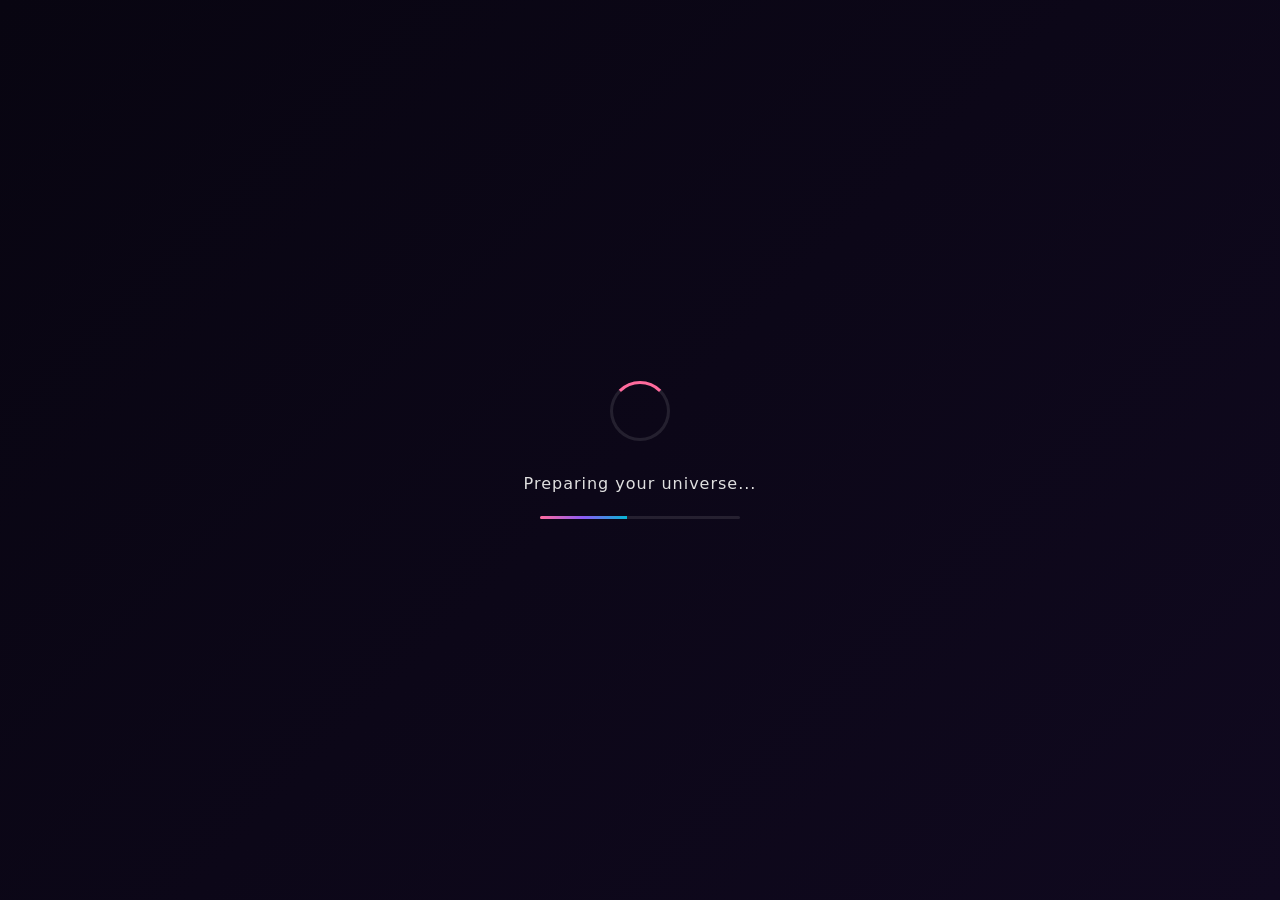
<file: index.html>
<!DOCTYPE html>
<html lang="en">
<head>
    <meta charset="UTF-8">
    <meta name="viewport" content="width=device-width, initial-scale=1.0">
    <meta name="description" content="Delicate Universe - A premium interactive birthday experience">
    <meta name="theme-color" content="#080511">
    <title>Delicate Universe ❤️</title>
    <link rel="stylesheet" href="style.css">
</head>
<body>

    <!-- Loading Screen -->
    <div id="loadingScreen" class="loading-screen">
        <div class="loading-container">
            <div class="loading-spinner"></div>
            <p class="loading-text">Preparing your universe...</p>
            <div class="loading-progress-bar">
                <div id="loadingProgress" class="loading-progress-fill"></div>
            </div>
        </div>
    </div>

    <!-- Background Effects -->
    <div id="backgroundEffects" class="background-effects">
        <div class="aurora"></div>
        <div class="stars-container"></div>
        <div class="particles-container"></div>
    </div>

    <!-- Music Controls -->
    <div class="music-controls">
        <button id="musicToggle" type="button" class="music-btn" aria-label="Toggle music">
            <span class="music-icon">🎵</span>
        </button>
        <input id="musicVolume" type="range" min="0" max="100" value="50" class="volume-slider" aria-label="Music volume">
    </div>

    <!-- Page Progress -->
    <div id="pageProgress" class="page-progress">
        <div id="progressBar" class="progress-bar"></div>
        <div id="pageCounter" class="page-counter">
            <span class="current">1</span> / <span class="total">12</span>
        </div>
    </div>

    <!-- Main Experience Container -->
    <main class="experience-container">

        <!-- PAGE 1: Welcome / Personalization -->
        <div class="experience-page" data-page="1">
            <div class="page-content">
                <div class="welcome-header">
                    <h1 class="welcome-title">Delicate Universe</h1>
                    <p class="welcome-subtitle">Some experiences are meant to be opened slowly.</p>
                </div>

                <div class="name-selection-card">
                    <p class="name-selection-label">Who is this for?</p>
                    <div class="name-options">
                        <button type="button" class="name-option" data-name="Delicate">Delicate ✨</button>
                        <button type="button" class="name-option" data-name="Beautiful">Beautiful 💫</button>
                        <button type="button" class="name-option" data-name="Sunshine">Sunshine 🌟</button>
                        <button type="button" class="name-option" data-name="Special">Special 💝</button>
                    </div>
                    <div id="selectedNamePreview" class="selected-name-preview"></div>
                </div>

                <div class="custom-name-input-container">
                    <input type="text" id="customNameInput" class="custom-name-input" placeholder="Or enter a custom name..." maxlength="30">
                    <button type="button" id="useCustomNameBtn" class="custom-name-btn">Use This Name</button>
                </div>

                <button id="openSurpriseBtn" type="button" class="action-button primary-button" data-next="2">
                    Open Your Surprise ✨
                </button>

                <div class="welcome-footer">
                    <p class="footer-text">Or visit <a href="studio.html" class="footer-link">Studio</a> to customize</p>
                </div>
            </div>
        </div>

        <!-- PAGE 2: Name Reveal -->
        <div class="experience-page" data-page="2">
            <div class="page-content">
                <div class="name-reveal-container">
                    <p class="name-reveal-prefix">Welcome</p>
                    <div class="name-reveal-box">
                        <h2 id="revealName" class="reveal-name-text">
                            <span data-recipient-name>Beautiful</span>
                        </h2>
                    </div>
                    <p class="name-reveal-suffix">Your universe awaits ❤️</p>
                </div>

                <button type="button" class="action-button primary-button" data-next="3">
                    Continue ✨
                </button>
            </div>
        </div>

        <!-- PAGE 3: Birthday Hero -->
        <div class="experience-page" data-page="3">
            <div class="page-content">
                <div class="hero-section">
                    <div class="hero-trophy">🎂</div>
                    <h1 class="hero-title">Happy Birthday</h1>
                    <h2 class="hero-recipient">
                        <span data-recipient-name>Beautiful</span>
                    </h2>
                    <p class="hero-subtitle">A celebration of you, your light, and your beautiful presence in this universe.</p>
                </div>

                <button type="button" class="action-button primary-button" data-next="4">
                    Next ✨
                </button>
            </div>
        </div>

        <!-- PAGE 4: Birthday Message -->
        <div class="experience-page" data-page="4">
            <div class="page-content">
                <div class="message-card">
                    <h3 class="message-title">A Message For You</h3>
                    <div class="message-body">
                        <p data-birthday-message class="studio-birthday-message">
                            May this new year of your life bring you countless moments worth remembering, dreams worth chasing, and a heart full of joy. You deserve all the beautiful things this world has to offer.
                        </p>
                    </div>
                </div>

                <button type="button" class="action-button primary-button" data-next="5">
                    Next ✨
                </button>
            </div>
        </div>

        <!-- PAGE 5: Wish Cards -->
        <div class="experience-page" data-page="5">
            <div class="page-content">
                <h2 class="section-title">Wishes For You</h2>
                <p class="section-subtitle">Click each card to reveal a wish</p>

                <div class="wishes-grid">
                    <div class="wish-card" data-wish-card="0">
                        <div class="wish-card-inner">
                            <div class="wish-card-front">
                                <div class="wish-icon">💫</div>
                                <strong>Happiness</strong>
                                <small>Click to reveal</small>
                            </div>
                            <div class="wish-card-back">
                                <strong>May your days be filled with genuine laughter and pure joy.</strong>
                                <span>Wish Card</span>
                            </div>
                        </div>
                    </div>

                    <div class="wish-card" data-wish-card="1">
                        <div class="wish-card-inner">
                            <div class="wish-card-front">
                                <div class="wish-icon">🎯</div>
                                <strong>Success</strong>
                                <small>Click to reveal</small>
                            </div>
                            <div class="wish-card-back">
                                <strong>May every goal you chase become a victory you celebrate.</strong>
                                <span>Wish Card</span>
                            </div>
                        </div>
                    </div>

                    <div class="wish-card" data-wish-card="2">
                        <div class="wish-card-inner">
                            <div class="wish-card-front">
                                <div class="wish-icon">✨</div>
                                <strong>Dreams</strong>
                                <small>Click to reveal</small>
                            </div>
                            <div class="wish-card-back">
                                <strong>May your wildest dreams find their way into reality.</strong>
                                <span>Wish Card</span>
                            </div>
                        </div>
                    </div>

                    <div class="wish-card" data-wish-card="3">
                        <div class="wish-card-inner">
                            <div class="wish-card-front">
                                <div class="wish-icon">💝</div>
                                <strong>Memories</strong>
                                <small>Click to reveal</small>
                            </div>
                            <div class="wish-card-back">
                                <strong>May you create beautiful memories that last a lifetime.</strong>
                                <span>Wish Card</span>
                            </div>
                        </div>
                    </div>
                </div>

                <button type="button" class="action-button primary-button" data-next="6">
                    Next ✨
                </button>
            </div>
        </div>

        <!-- PAGE 6: Memory Gallery -->
        <div class="experience-page" data-page="6">
            <div class="page-content">
                <h2 class="section-title">Your Memories</h2>
                <p class="section-subtitle">Moments that matter</p>

                <div class="gallery-grid">
                    <div class="memory-item" data-gallery-index="0">
                        <div class="memory-placeholder">
                            <div class="memory-number">01</div>
                            <p class="memory-placeholder-title">First Moment</p>
                            <p class="memory-placeholder-description">A cherished beginning</p>
                        </div>
                    </div>

                    <div class="memory-item" data-gallery-index="1">
                        <div class="memory-placeholder">
                            <div class="memory-number">02</div>
                            <p class="memory-placeholder-title">Special Times</p>
                            <p class="memory-placeholder-description">Unforgettable moments</p>
                        </div>
                    </div>

                    <div class="memory-item" data-gallery-index="2">
                        <div class="memory-placeholder">
                            <div class="memory-number">03</div>
                            <p class="memory-placeholder-title">Beautiful Days</p>
                            <p class="memory-placeholder-description">Shared joy and laughter</p>
                        </div>
                    </div>

                    <div class="memory-item" data-gallery-index="3">
                        <div class="memory-placeholder">
                            <div class="memory-number">04</div>
                            <p class="memory-placeholder-title">Precious Times</p>
                            <p class="memory-placeholder-description">Moments to treasure</p>
                        </div>
                    </div>

                    <div class="memory-item" data-gallery-index="4">
                        <div class="memory-placeholder">
                            <div class="memory-number">05</div>
                            <p class="memory-placeholder-title">Happy Memories</p>
                            <p class="memory-placeholder-description">Worth remembering forever</p>
                        </div>
                    </div>

                    <div class="memory-item" data-gallery-index="5">
                        <div class="memory-placeholder">
                            <div class="memory-number">06</div>
                            <p class="memory-placeholder-title">Next Chapter</p>
                            <p class="memory-placeholder-description">Bright future ahead</p>
                        </div>
                    </div>
                </div>

                <button type="button" class="action-button primary-button" data-next="7">
                    Next ✨
                </button>
            </div>
        </div>

        <!-- PAGE 7: Birthday Cake -->
        <div class="experience-page" data-page="7">
            <div class="page-content">
                <h2 class="section-title">Make A Wish</h2>

                <div class="cake-container">
                    <div id="birthdayCake" class="birthday-cake">
                        <!-- Cake layers -->
                        <div class="cake-layer bottom-layer"></div>
                        <div class="cake-layer middle-layer"></div>
                        <div class="cake-layer top-layer"></div>

                        <!-- Candles -->
                        <div class="candles-container">
                            <div class="candle" data-candle="0">
                                <div class="candle-body"></div>
                                <div class="flame"></div>
                            </div>
                            <div class="candle" data-candle="1">
                                <div class="candle-body"></div>
                                <div class="flame"></div>
                            </div>
                            <div class="candle" data-candle="2">
                                <div class="candle-body"></div>
                                <div class="flame"></div>
                            </div>
                        </div>
                    </div>
                </div>

                <p id="candleInstruction" class="candle-instruction">Click the candles or the cake to celebrate</p>

                <button id="cakeCelebrateBtn" type="button" class="action-button primary-button">
                    🎉 Celebrate
                </button>
            </div>
        </div>

        <!-- PAGE 8: Birthday Wish Reveal -->
        <div class="experience-page" data-page="8">
            <div class="page-content">
                <div class="wish-reveal-container">
                    <div id="birthdayWishReveal" class="wish-reveal-box">
                        <h2 class="wish-reveal-title">Your Birthday Wish</h2>
                        <p class="wish-reveal-text">
                            May every candle you blew bring you one step closer to your dreams. You are worthy of every good thing coming your way.
                        </p>
                        <div id="birthdayEffects" class="birthday-effects"></div>
                    </div>
                </div>

                <button type="button" class="action-button primary-button" data-next="9">
                    Next ✨
                </button>
            </div>
        </div>

        <!-- PAGE 9: Feeling / Appreciation -->
        <div class="experience-page" data-page="9">
            <div class="page-content">
                <div id="feelingReveal" class="feeling-container">
                    <h2 class="feeling-title">A Thought</h2>
                    <p class="feeling-text">
                        Some people simply make ordinary moments feel a little brighter, ordinary days feel a little warmer, and ordinary conversations feel a little more meaningful. You are one of those people.
                    </p>
                </div>

                <button type="button" class="action-button primary-button" data-next="10">
                    Next ✨
                </button>
            </div>
        </div>

        <!-- PAGE 10: Future Wish -->
        <div class="experience-page" data-page="10">
            <div class="page-content">
                <div class="future-wish-container">
                    <div class="cosmic-background">
                        <div class="orbiting-element"></div>
                    </div>
                    <h2 class="future-wish-title">A Hope For Tomorrow</h2>
                    <p data-future-wish class="future-wish-text studio-future-wish">
                        May the days ahead open doors to things you have always hoped for. May your path be filled with unexpected joy and discoveries that take your breath away.
                    </p>
                </div>

                <button type="button" class="action-button primary-button" data-next="11">
                    Next ✨
                </button>
            </div>
        </div>

        <!-- PAGE 11: Closing Message -->
        <div class="experience-page" data-page="11">
            <div class="page-content">
                <div class="closing-container">
                    <div class="closing-stars"></div>
                    <h2 class="closing-title">A Final Word</h2>
                    <p data-closing-message class="closing-text studio-closing-message">
                        Thank you for being exactly who you are. The world is brighter because you are in it. Here's to your most beautiful year yet. Happy Birthday. 🎂✨
                    </p>
                </div>

                <button type="button" class="action-button primary-button" data-next="12">
                    Next ✨
                </button>
            </div>
        </div>

        <!-- PAGE 12: Final Celebration / Replay -->
        <div class="experience-page" data-page="12">
            <div class="page-content">
                <div class="final-celebration">
                    <h1 class="final-title">Until the next beautiful moment ✨</h1>
                    <p class="final-subtitle">Thank you for experiencing this universe with us.</p>

                    <div class="final-buttons">
                        <button id="replayExperienceBtn" type="button" class="action-button primary-button">
                            Experience Again 🔄
                        </button>
                        <button id="backToBeginningBtn" type="button" class="action-button secondary-button">
                            Back to Start
                        </button>
                    </div>

                    <p class="final-footer">
                        <a href="studio.html" class="footer-link">Customize this experience</a>
                    </p>
                </div>
            </div>
        </div>

    </main>

    <!-- Hidden audio element for music -->
    <audio id="backgroundMusic" preload="none">
        <source src="birthday-music.mp3" type="audio/mpeg">
    </audio>

    <script src="script.js"></script>

</body>
</html>
</file>
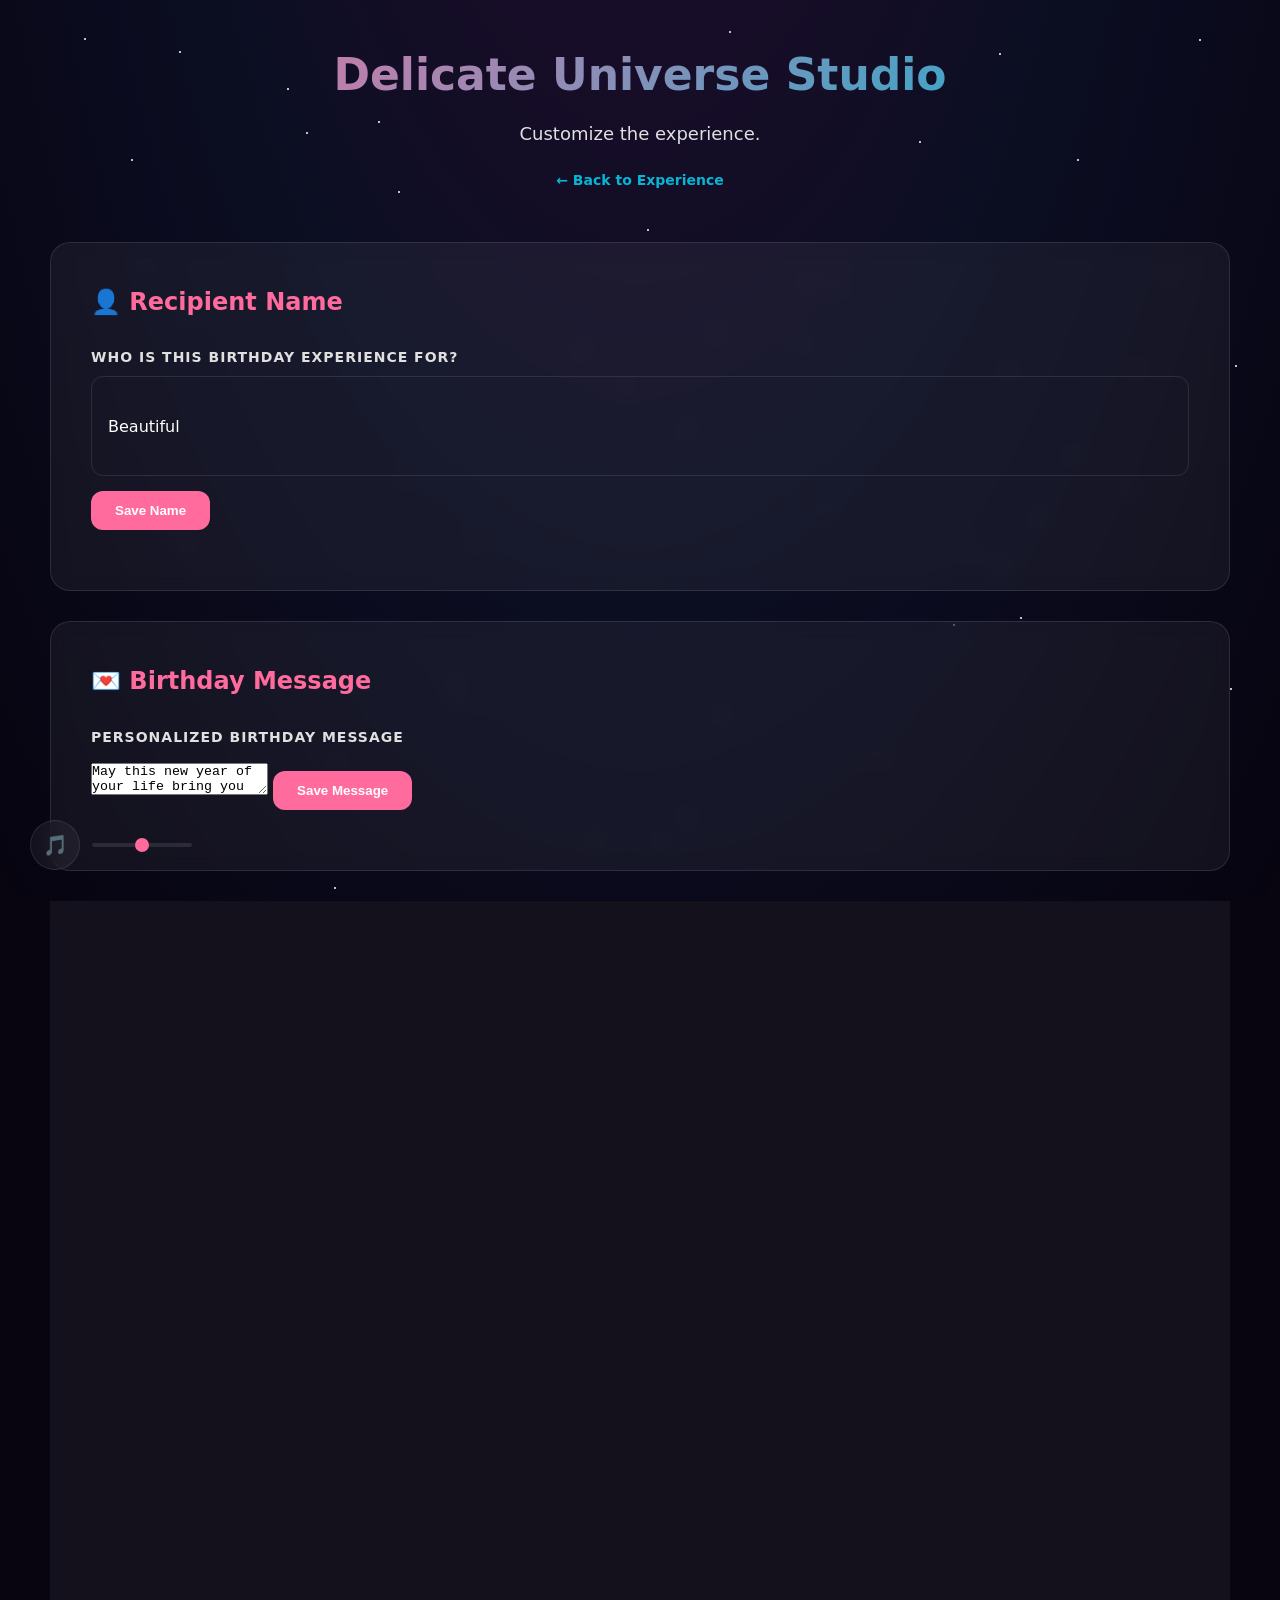
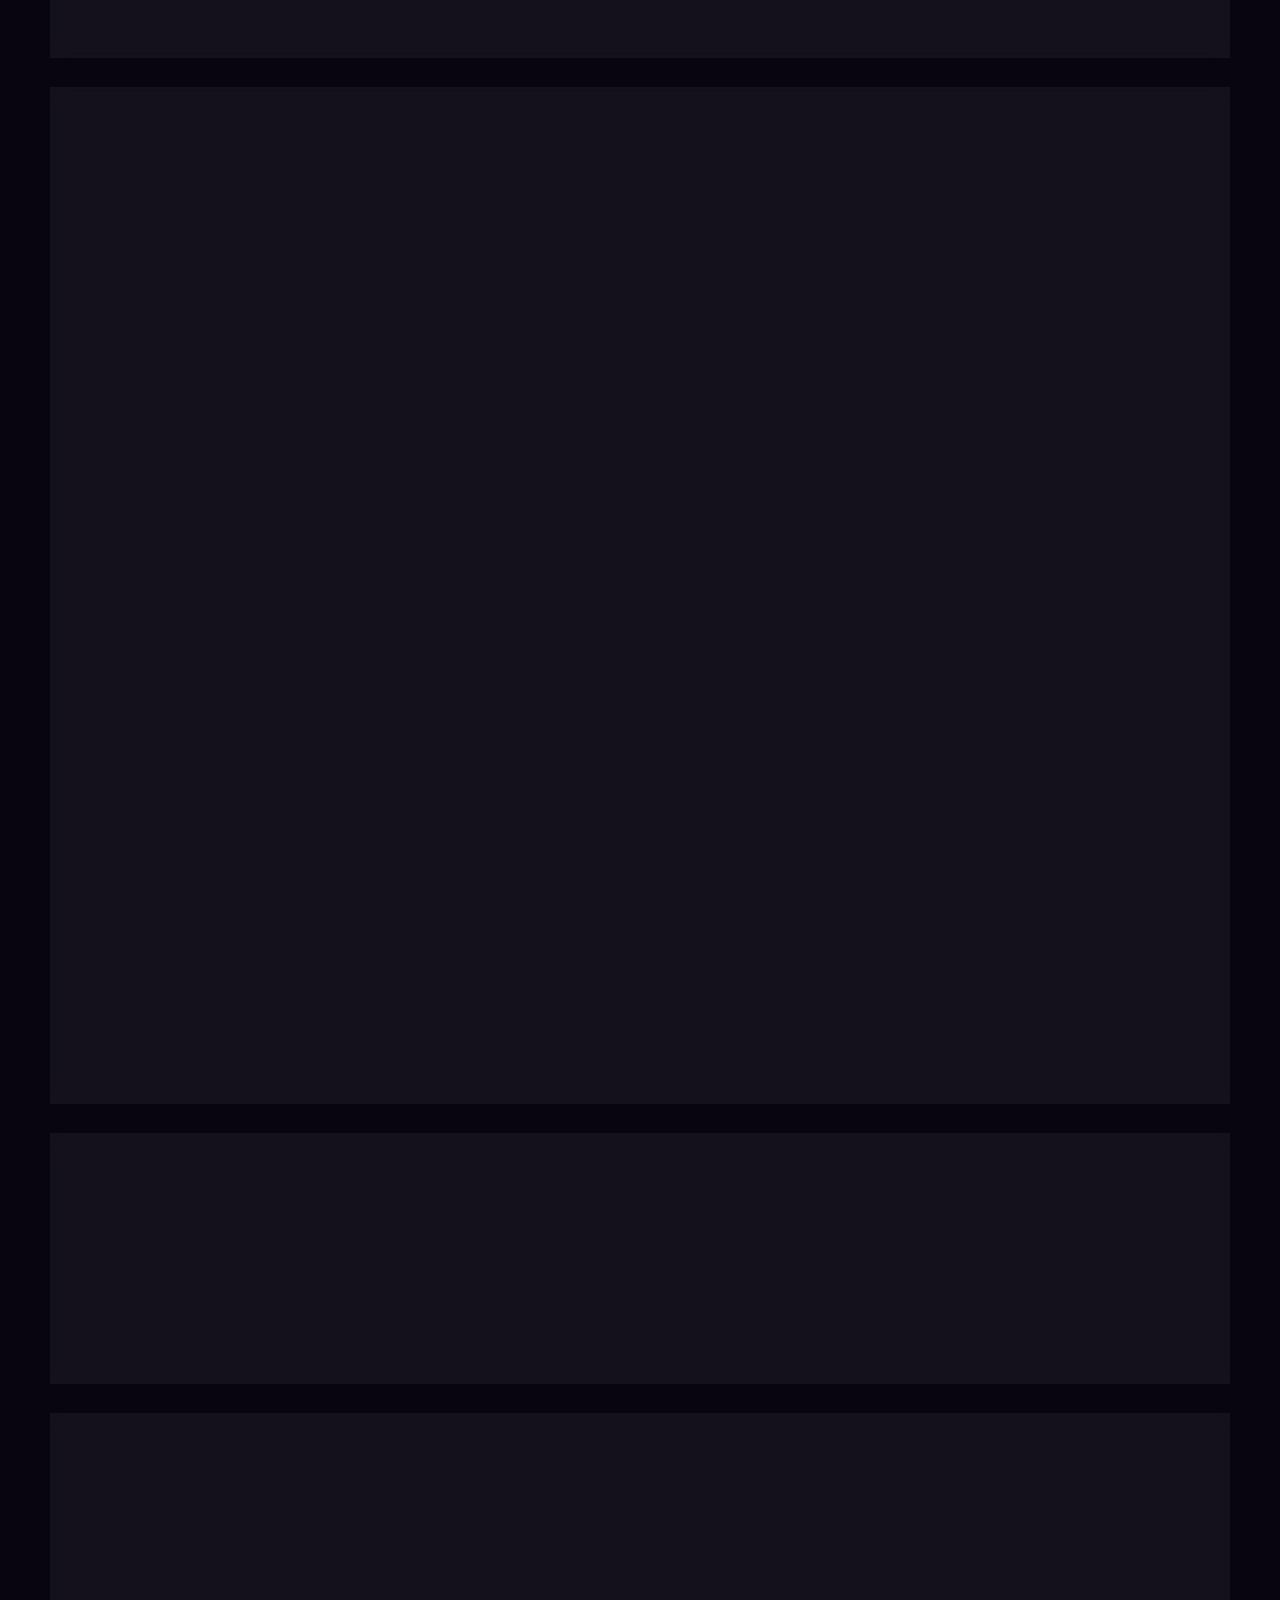
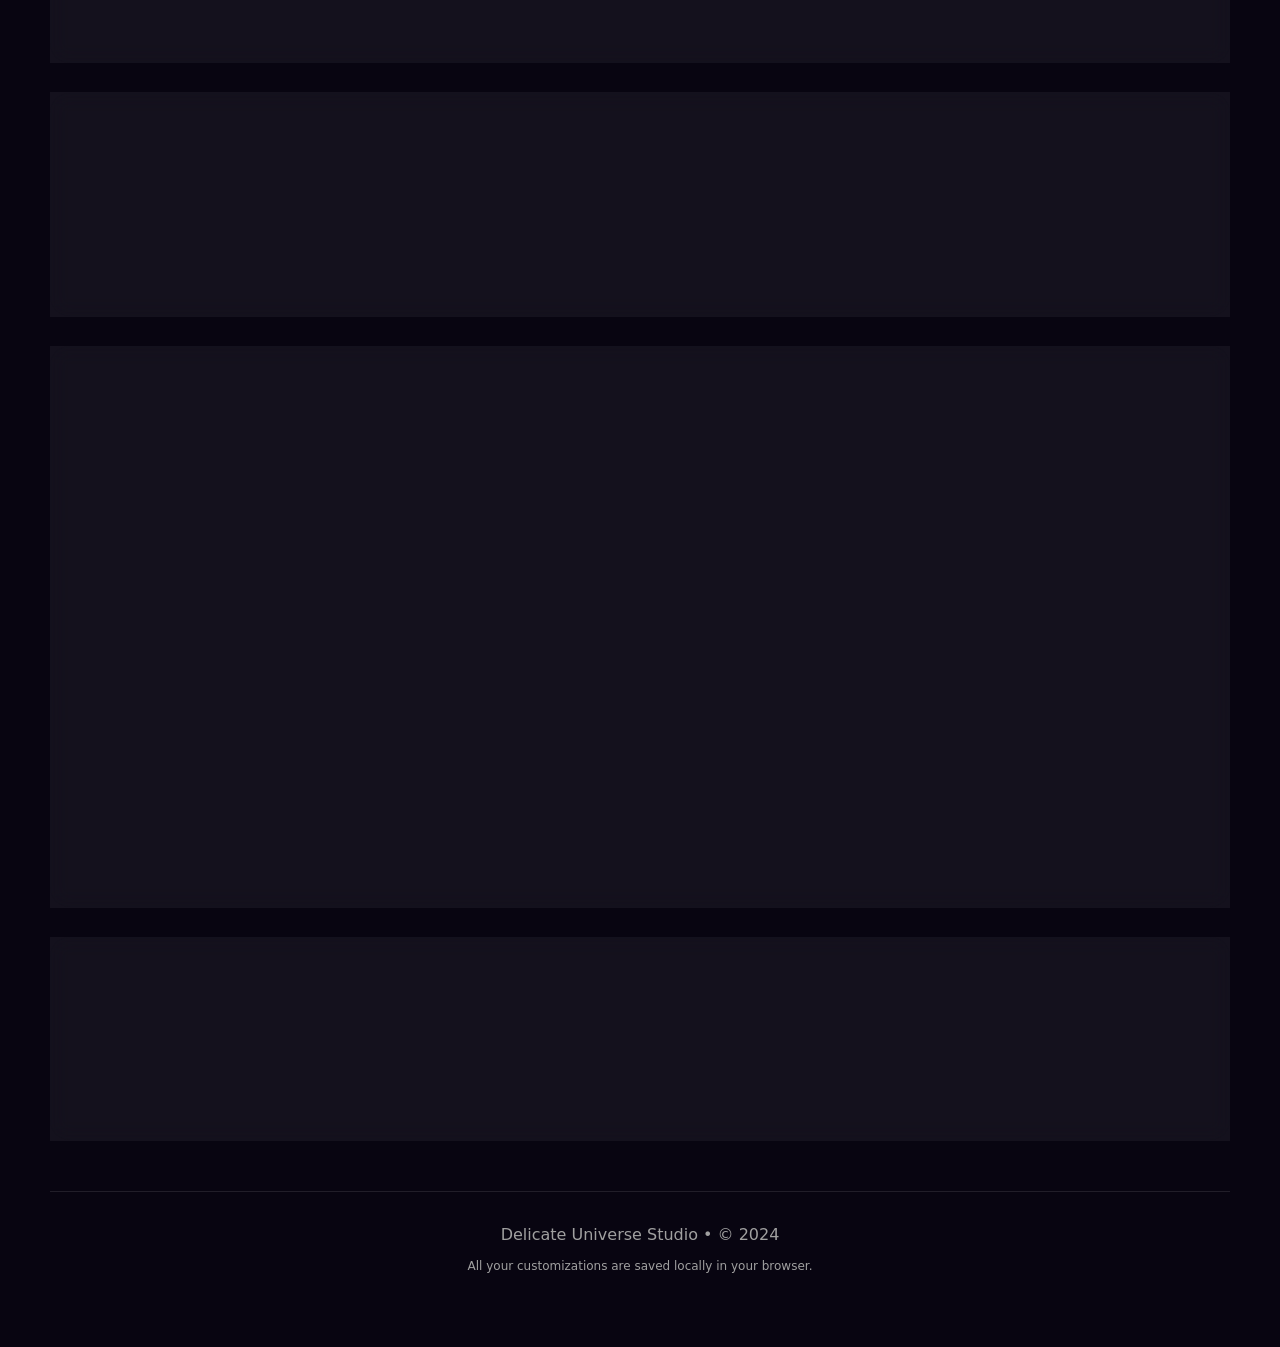
<file: Studio.html>
<!DOCTYPE html>
<html lang="en">
<head>
    <meta charset="UTF-8">
    <meta name="viewport" content="width=device-width, initial-scale=1.0">
    <meta name="description" content="Delicate Universe Studio - Customize your birthday experience">
    <meta name="theme-color" content="#080511">
    <title>Delicate Universe Studio</title>
    <link rel="stylesheet" href="style.css">
</head>
<body>

    <!-- Background Effects -->
    <div id="backgroundEffects" class="background-effects">
        <div class="aurora"></div>
        <div class="stars-container"></div>
        <div class="particles-container"></div>
    </div>

    <!-- Music Controls -->
    <div class="music-controls">
        <button id="musicToggle" type="button" class="music-btn" aria-label="Toggle music">
            <span class="music-icon">🎵</span>
        </button>
        <input id="musicVolume" type="range" min="0" max="100" value="50" class="volume-slider" aria-label="Music volume">
    </div>

    <!-- Main Studio Container -->
    <div class="studio-container">

        <!-- Header -->
        <div class="studio-header">
            <h1 class="studio-title">Delicate Universe Studio</h1>
            <p class="studio-subtitle">Customize the experience.</p>
            <p class="footer-text" style="margin-top: 20px;">
                <a href="index.html" class="footer-link">← Back to Experience</a>
            </p>
        </div>

        <!-- Studio Content -->
        <div class="studio-content">

            <!-- RECIPIENT NAME SECTION -->
            <div class="studio-section">
                <h2 class="studio-section-title">👤 Recipient Name</h2>
                <div class="studio-field">
                    <label class="studio-label">Who is this birthday experience for?</label>
                    <input type="text" id="recipientNameInput" class="studio-input" placeholder="Enter recipient name">
                    <button type="button" class="studio-action-btn" onclick="updateRecipientName()">Save Name</button>
                </div>
            </div>

            <!-- BIRTHDAY MESSAGE SECTION -->
            <div class="studio-section">
                <h2 class="studio-section-title">💌 Birthday Message</h2>
                <div class="studio-field">
                    <label class="studio-label">Personalized birthday message</label>
                    <textarea class="studio-birthday-message" id="birthdayMessageInput" placeholder="Enter a warm birthday message"></textarea>
                    <button type="button" class="studio-action-btn" onclick="updateBirthdayMessage()">Save Message</button>
                </div>
            </div>

            <!-- WISHES SECTION -->
            <div class="studio-section">
                <h2 class="studio-section-title">✨ Wish Cards</h2>
                <p class="section-subtitle">Customize the 4 wish cards</p>
                
                <div class="studio-grid">
                    <!-- Wish 1 -->
                    <div class="studio-field">
                        <label class="studio-label">Wish 1 - Icon</label>
                        <input type="text" id="wish0Icon" class="studio-input" placeholder="e.g., 💫" maxlength="2">
                    </div>
                    <div class="studio-field">
                        <label class="studio-label">Wish 1 - Title</label>
                        <input type="text" id="wish0Title" class="studio-input" placeholder="e.g., Happiness">
                    </div>
                    <div class="studio-field">
                        <label class="studio-label">Wish 1 - Message</label>
                        <input type="text" id="wish0Back" class="studio-input" placeholder="Wish text">
                    </div>

                    <!-- Wish 2 -->
                    <div class="studio-field">
                        <label class="studio-label">Wish 2 - Icon</label>
                        <input type="text" id="wish1Icon" class="studio-input" placeholder="e.g., 🎯" maxlength="2">
                    </div>
                    <div class="studio-field">
                        <label class="studio-label">Wish 2 - Title</label>
                        <input type="text" id="wish1Title" class="studio-input" placeholder="e.g., Success">
                    </div>
                    <div class="studio-field">
                        <label class="studio-label">Wish 2 - Message</label>
                        <input type="text" id="wish1Back" class="studio-input" placeholder="Wish text">
                    </div>

                    <!-- Wish 3 -->
                    <div class="studio-field">
                        <label class="studio-label">Wish 3 - Icon</label>
                        <input type="text" id="wish2Icon" class="studio-input" placeholder="e.g., ✨" maxlength="2">
                    </div>
                    <div class="studio-field">
                        <label class="studio-label">Wish 3 - Title</label>
                        <input type="text" id="wish2Title" class="studio-input" placeholder="e.g., Dreams">
                    </div>
                    <div class="studio-field">
                        <label class="studio-label">Wish 3 - Message</label>
                        <input type="text" id="wish2Back" class="studio-input" placeholder="Wish text">
                    </div>

                    <!-- Wish 4 -->
                    <div class="studio-field">
                        <label class="studio-label">Wish 4 - Icon</label>
                        <input type="text" id="wish3Icon" class="studio-input" placeholder="e.g., 💝" maxlength="2">
                    </div>
                    <div class="studio-field">
                        <label class="studio-label">Wish 4 - Title</label>
                        <input type="text" id="wish3Title" class="studio-input" placeholder="e.g., Memories">
                    </div>
                    <div class="studio-field">
                        <label class="studio-label">Wish 4 - Message</label>
                        <input type="text" id="wish3Back" class="studio-input" placeholder="Wish text">
                    </div>
                </div>

                <button type="button" class="studio-action-btn" onclick="updateWishes()">Save Wishes</button>
            </div>

            <!-- MEMORIES SECTION -->
            <div class="studio-section">
                <h2 class="studio-section-title">🖼️ Memory Gallery</h2>
                <p class="section-subtitle">6 memory slots (titles, descriptions, and optional images)</p>
                
                <div class="studio-grid">
                    <!-- Memory 1 -->
                    <div class="studio-field">
                        <label class="studio-label">Memory 1 - Title</label>
                        <input type="text" id="memory0Title" class="studio-input" placeholder="e.g., First Moment">
                    </div>
                    <div class="studio-field">
                        <label class="studio-label">Memory 1 - Description</label>
                        <input type="text" id="memory0Desc" class="studio-input" placeholder="Brief description">
                    </div>
                    <div class="studio-field">
                        <label class="studio-label">Memory 1 - Image URL</label>
                        <input type="text" id="memory0Image" class="studio-input" placeholder="https://...">
                    </div>

                    <!-- Memory 2 -->
                    <div class="studio-field">
                        <label class="studio-label">Memory 2 - Title</label>
                        <input type="text" id="memory1Title" class="studio-input" placeholder="e.g., Special Times">
                    </div>
                    <div class="studio-field">
                        <label class="studio-label">Memory 2 - Description</label>
                        <input type="text" id="memory1Desc" class="studio-input" placeholder="Brief description">
                    </div>
                    <div class="studio-field">
                        <label class="studio-label">Memory 2 - Image URL</label>
                        <input type="text" id="memory1Image" class="studio-input" placeholder="https://...">
                    </div>

                    <!-- Memory 3 -->
                    <div class="studio-field">
                        <label class="studio-label">Memory 3 - Title</label>
                        <input type="text" id="memory2Title" class="studio-input" placeholder="e.g., Beautiful Days">
                    </div>
                    <div class="studio-field">
                        <label class="studio-label">Memory 3 - Description</label>
                        <input type="text" id="memory2Desc" class="studio-input" placeholder="Brief description">
                    </div>
                    <div class="studio-field">
                        <label class="studio-label">Memory 3 - Image URL</label>
                        <input type="text" id="memory2Image" class="studio-input" placeholder="https://...">
                    </div>

                    <!-- Memory 4 -->
                    <div class="studio-field">
                        <label class="studio-label">Memory 4 - Title</label>
                        <input type="text" id="memory3Title" class="studio-input" placeholder="e.g., Precious Times">
                    </div>
                    <div class="studio-field">
                        <label class="studio-label">Memory 4 - Description</label>
                        <input type="text" id="memory3Desc" class="studio-input" placeholder="Brief description">
                    </div>
                    <div class="studio-field">
                        <label class="studio-label">Memory 4 - Image URL</label>
                        <input type="text" id="memory3Image" class="studio-input" placeholder="https://...">
                    </div>

                    <!-- Memory 5 -->
                    <div class="studio-field">
                        <label class="studio-label">Memory 5 - Title</label>
                        <input type="text" id="memory4Title" class="studio-input" placeholder="e.g., Happy Memories">
                    </div>
                    <div class="studio-field">
                        <label class="studio-label">Memory 5 - Description</label>
                        <input type="text" id="memory4Desc" class="studio-input" placeholder="Brief description">
                    </div>
                    <div class="studio-field">
                        <label class="studio-label">Memory 5 - Image URL</label>
                        <input type="text" id="memory4Image" class="studio-input" placeholder="https://...">
                    </div>

                    <!-- Memory 6 -->
                    <div class="studio-field">
                        <label class="studio-label">Memory 6 - Title</label>
                        <input type="text" id="memory5Title" class="studio-input" placeholder="e.g., Next Chapter">
                    </div>
                    <div class="studio-field">
                        <label class="studio-label">Memory 6 - Description</label>
                        <input type="text" id="memory5Desc" class="studio-input" placeholder="Brief description">
                    </div>
                    <div class="studio-field">
                        <label class="studio-label">Memory 6 - Image URL</label>
                        <input type="text" id="memory5Image" class="studio-input" placeholder="https://...">
                    </div>
                </div>

                <button type="button" class="studio-action-btn" onclick="updateMemories()">Save Memories</button>
            </div>

            <!-- FUTURE WISH SECTION -->
            <div class="studio-section">
                <h2 class="studio-section-title">🌟 Future Wish</h2>
                <div class="studio-field">
                    <label class="studio-label">Message for tomorrow</label>
                    <textarea class="studio-future-wish" id="futureWishInput" placeholder="Enter a hopeful message about the future"></textarea>
                    <button type="button" class="studio-action-btn" onclick="updateFutureWish()">Save Future Wish</button>
                </div>
            </div>

            <!-- CLOSING MESSAGE SECTION -->
            <div class="studio-section">
                <h2 class="studio-section-title">💫 Closing Message</h2>
                <div class="studio-field">
                    <label class="studio-label">Final message</label>
                    <textarea class="studio-closing-message" id="closingMessageInput" placeholder="Enter the final closing message"></textarea>
                    <button type="button" class="studio-action-btn" onclick="updateClosingMessage()">Save Closing Message</button>
                </div>
            </div>

            <!-- SETTINGS SECTION -->
            <div class="studio-section">
                <h2 class="studio-section-title">⚙️ Settings</h2>
                
                <div class="studio-settings">
                    <div class="studio-switch">
                        <input type="checkbox" id="musicEnabled" class="studio-checkbox" checked>
                        <label class="studio-switch-label" for="musicEnabled">Enable Background Music</label>
                    </div>

                    <div class="studio-switch">
                        <input type="checkbox" id="effectsEnabled" class="studio-checkbox" checked>
                        <label class="studio-switch-label" for="effectsEnabled">Enable Effects (Confetti, Fireworks)</label>
                    </div>

                    <div class="studio-switch">
                        <input type="checkbox" id="reducedMotion" class="studio-checkbox">
                        <label class="studio-switch-label" for="reducedMotion">Reduced Motion</label>
                    </div>
                </div>

                <button type="button" class="studio-action-btn" onclick="updateSettings()">Save Settings</button>
            </div>

            <!-- PREVIEW SECTION -->
            <div class="studio-section">
                <h2 class="studio-section-title">👁️ Preview</h2>
                
                <div class="studio-preview">
                    <div class="studio-preview-item">
                        <div class="studio-preview-label">Recipient Name</div>
                        <div class="studio-preview-value" id="previewRecipient">Beautiful</div>
                    </div>

                    <div class="studio-preview-item">
                        <div class="studio-preview-label">Birthday Message Preview</div>
                        <div class="studio-preview-value" id="previewMessage">Message will appear here...</div>
                    </div>

                    <div class="studio-preview-item">
                        <div class="studio-preview-label">Wishes Configured</div>
                        <div class="studio-preview-value" id="previewWishes">4 wishes</div>
                    </div>

                    <div class="studio-preview-item">
                        <div class="studio-preview-label">Memories Configured</div>
                        <div class="studio-preview-value" id="previewMemories">6 memories</div>
                    </div>
                </div>

                <a href="index.html" class="studio-action-btn" style="display: inline-block; text-decoration: none; text-align: center;">
                    🚀 Open Experience
                </a>
            </div>

            <!-- ACTIONS SECTION -->
            <div class="studio-section">
                <h2 class="studio-section-title">🔄 Actions</h2>

                <button type="button" class="studio-action-btn" onclick="loadAllData()">
                    ↻ Load Current Data
                </button>

                <button type="button" class="studio-action-btn secondary" onclick="saveAllData()">
                    💾 Save All Changes
                </button>

                <button type="button" class="studio-action-btn danger" onclick="resetAllSettings()">
                    ⚠️ Reset Everything
                </button>
            </div>

            <!-- Footer -->
            <div style="text-align: center; margin-top: 50px; padding: 30px 0; color: var(--text-muted); border-top: 1px solid var(--border-color);">
                <p>Delicate Universe Studio • © 2024</p>
                <p style="font-size: 12px; margin-top: 10px;">
                    All your customizations are saved locally in your browser.
                </p>
            </div>

        </div>

    </div>

    <!-- Hidden audio element for music -->
    <audio id="backgroundMusic" preload="none">
        <source src="birthday-music.mp3" type="audio/mpeg">
    </audio>

    <!-- Studio Script -->
    <script>
        /* ================================================================
           STUDIO - LOCAL STORAGE & CUSTOMIZATION
           ================================================================ */

        const STUDIO_CONFIG = {
            storageKey: 'delicateUniverseData',
            defaultData: {
                recipientName: 'Beautiful',
                birthdayMessage: 'May this new year of your life bring you countless moments worth remembering, dreams worth chasing, and a heart full of joy. You deserve all the beautiful things this world has to offer.',
                futureWish: 'May the days ahead open doors to things you have always hoped for. May your path be filled with unexpected joy and discoveries that take your breath away.',
                closingMessage: 'Thank you for being exactly who you are. The world is brighter because you are in it. Here\'s to your most beautiful year yet. Happy Birthday. 🎂✨',
                wishes: [
                    { icon: '💫', title: 'Happiness', back: 'May your days be filled with genuine laughter and pure joy.' },
                    { icon: '🎯', title: 'Success', back: 'May every goal you chase become a victory you celebrate.' },
                    { icon: '✨', title: 'Dreams', back: 'May your wildest dreams find their way into reality.' },
                    { icon: '💝', title: 'Memories', back: 'May you create beautiful memories that last a lifetime.' }
                ],
                memories: [
                    { title: 'First Moment', description: 'A cherished beginning', image: '' },
                    { title: 'Special Times', description: 'Unforgettable moments', image: '' },
                    { title: 'Beautiful Days', description: 'Shared joy and laughter', image: '' },
                    { title: 'Precious Times', description: 'Moments to treasure', image: '' },
                    { title: 'Happy Memories', description: 'Worth remembering forever', image: '' },
                    { title: 'Next Chapter', description: 'Bright future ahead', image: '' }
                ],
                settings: {
                    music: true,
                    effects: true,
                    reducedMotion: false
                }
            }
        };

        // Load data on page init
        function loadAllData() {
            try {
                const stored = localStorage.getItem(STUDIO_CONFIG.storageKey);
                const data = stored ? JSON.parse(stored) : STUDIO_CONFIG.defaultData;

                // Fill inputs
                document.getElementById('recipientNameInput').value = data.recipientName || '';
                document.getElementById('birthdayMessageInput').value = data.birthdayMessage || '';
                document.getElementById('futureWishInput').value = data.futureWish || '';
                document.getElementById('closingMessageInput').value = data.closingMessage || '';

                // Load wishes
                data.wishes.forEach((wish, i) => {
                    const iconInput = document.getElementById(`wish${i}Icon`);
                    const titleInput = document.getElementById(`wish${i}Title`);
                    const backInput = document.getElementById(`wish${i}Back`);

                    if (iconInput) iconInput.value = wish.icon;
                    if (titleInput) titleInput.value = wish.title;
                    if (backInput) backInput.value = wish.back;
                });

                // Load memories
                data.memories.forEach((mem, i) => {
                    const titleInput = document.getElementById(`memory${i}Title`);
                    const descInput = document.getElementById(`memory${i}Desc`);
                    const imageInput = document.getElementById(`memory${i}Image`);

                    if (titleInput) titleInput.value = mem.title;
                    if (descInput) descInput.value = mem.description;
                    if (imageInput) imageInput.value = mem.image || '';
                });

                // Load settings
                const musicCheckbox = document.getElementById('musicEnabled');
                const effectsCheckbox = document.getElementById('effectsEnabled');
                const reducedMotionCheckbox = document.getElementById('reducedMotion');

                if (musicCheckbox) musicCheckbox.checked = data.settings.music !== false;
                if (effectsCheckbox) effectsCheckbox.checked = data.settings.effects !== false;
                if (reducedMotionCheckbox) reducedMotionCheckbox.checked = data.settings.reducedMotion === true;

                updatePreview(data);
            } catch (e) {
                console.error('Load error:', e);
            }
        }

        // Save data
        function saveAllData() {
            try {
                const data = {
                    recipientName: document.getElementById('recipientNameInput').value || 'Beautiful',
                    birthdayMessage: document.getElementById('birthdayMessageInput').value || STUDIO_CONFIG.defaultData.birthdayMessage,
                    futureWish: document.getElementById('futureWishInput').value || STUDIO_CONFIG.defaultData.futureWish,
                    closingMessage: document.getElementById('closingMessageInput').value || STUDIO_CONFIG.defaultData.closingMessage,
                    wishes: [],
                    memories: [],
                    settings: {
                        music: document.getElementById('musicEnabled').checked,
                        effects: document.getElementById('effectsEnabled').checked,
                        reducedMotion: document.getElementById('reducedMotion').checked
                    }
                };

                // Collect wishes
                for (let i = 0; i < 4; i++) {
                    data.wishes.push({
                        icon: document.getElementById(`wish${i}Icon`).value || STUDIO_CONFIG.defaultData.wishes[i].icon,
                        title: document.getElementById(`wish${i}Title`).value || STUDIO_CONFIG.defaultData.wishes[i].title,
                        back: document.getElementById(`wish${i}Back`).value || STUDIO_CONFIG.defaultData.wishes[i].back
                    });
                }

                // Collect memories
                for (let i = 0; i < 6; i++) {
                    data.memories.push({
                        title: document.getElementById(`memory${i}Title`).value || STUDIO_CONFIG.defaultData.memories[i].title,
                        description: document.getElementById(`memory${i}Desc`).value || STUDIO_CONFIG.defaultData.memories[i].description,
                        image: document.getElementById(`memory${i}Image`).value || ''
                    });
                }

                localStorage.setItem(STUDIO_CONFIG.storageKey, JSON.stringify(data));
                alert('✅ All changes saved!');
                updatePreview(data);
            } catch (e) {
                console.error('Save error:', e);
                alert('❌ Error saving data');
            }
        }

        // Individual updates
        function updateRecipientName() {
            const name = document.getElementById('recipientNameInput').value || 'Beautiful';
            const data = getCurrentData();
            data.recipientName = name;
            localStorage.setItem(STUDIO_CONFIG.storageKey, JSON.stringify(data));
            alert('✅ Recipient name updated!');
            updatePreview(data);
        }

        function updateBirthdayMessage() {
            const msg = document.getElementById('birthdayMessageInput').value;
            if (!msg) {
                alert('⚠️ Please enter a message');
                return;
            }
            const data = getCurrentData();
            data.birthdayMessage = msg;
            localStorage.setItem(STUDIO_CONFIG.storageKey, JSON.stringify(data));
            alert('✅ Birthday message updated!');
            updatePreview(data);
        }

        function updateWishes() {
            const data = getCurrentData();
            data.wishes = [];
            for (let i = 0; i < 4; i++) {
                data.wishes.push({
                    icon: document.getElementById(`wish${i}Icon`).value || STUDIO_CONFIG.defaultData.wishes[i].icon,
                    title: document.getElementById(`wish${i}Title`).value || STUDIO_CONFIG.defaultData.wishes[i].title,
                    back: document.getElementById(`wish${i}Back`).value || STUDIO_CONFIG.defaultData.wishes[i].back
                });
            }
            localStorage.setItem(STUDIO_CONFIG.storageKey, JSON.stringify(data));
            alert('✅ Wishes updated!');
            updatePreview(data);
        }

        function updateMemories() {
            const data = getCurrentData();
            data.memories = [];
            for (let i = 0; i < 6; i++) {
                data.memories.push({
                    title: document.getElementById(`memory${i}Title`).value || STUDIO_CONFIG.defaultData.memories[i].title,
                    description: document.getElementById(`memory${i}Desc`).value || STUDIO_CONFIG.defaultData.memories[i].description,
                    image: document.getElementById(`memory${i}Image`).value || ''
                });
            }
            localStorage.setItem(STUDIO_CONFIG.storageKey, JSON.stringify(data));
            alert('✅ Memories updated!');
            updatePreview(data);
        }

        function updateFutureWish() {
            const msg = document.getElementById('futureWishInput').value;
            if (!msg) {
                alert('⚠️ Please enter a message');
                return;
            }
            const data = getCurrentData();
            data.futureWish = msg;
            localStorage.setItem(STUDIO_CONFIG.storageKey, JSON.stringify(data));
            alert('✅ Future wish updated!');
            updatePreview(data);
        }

        function updateClosingMessage() {
            const msg = document.getElementById('closingMessageInput').value;
            if (!msg) {
                alert('⚠️ Please enter a message');
                return;
            }
            const data = getCurrentData();
            data.closingMessage = msg;
            localStorage.setItem(STUDIO_CONFIG.storageKey, JSON.stringify(data));
            alert('✅ Closing message updated!');
            updatePreview(data);
        }

        function updateSettings() {
            const data = getCurrentData();
            data.settings = {
                music: document.getElementById('musicEnabled').checked,
                effects: document.getElementById('effectsEnabled').checked,
                reducedMotion: document.getElementById('reducedMotion').checked
            };
            localStorage.setItem(STUDIO_CONFIG.storageKey, JSON.stringify(data));
            alert('✅ Settings updated!');
        }

        function resetAllSettings() {
            if (!confirm('⚠️ Are you sure? This will reset everything to default values.')) {
                return;
            }
            try {
                localStorage.removeItem(STUDIO_CONFIG.storageKey);
                loadAllData();
                alert('✅ Everything reset to default!');
            } catch (e) {
                console.error('Reset error:', e);
                alert('❌ Error resetting');
            }
        }

        function getCurrentData() {
            try {
                const stored = localStorage.getItem(STUDIO_CONFIG.storageKey);
                return stored ? JSON.parse(stored) : JSON.parse(JSON.stringify(STUDIO_CONFIG.defaultData));
            } catch (e) {
                return JSON.parse(JSON.stringify(STUDIO_CONFIG.defaultData));
            }
        }

        function updatePreview(data) {
            document.getElementById('previewRecipient').textContent = data.recipientName;
            const msgPreview = data.birthdayMessage.substring(0, 80) + '...';
            document.getElementById('previewMessage').textContent = msgPreview;
            document.getElementById('previewWishes').textContent = data.wishes.length + ' wishes configured';
            document.getElementById('previewMemories').textContent = data.memories.length + ' memories configured';
        }

        // Init music controls
        function initStudioMusic() {
            const toggleBtn = document.getElementById('musicToggle');
            const volumeSlider = document.getElementById('musicVolume');
            const audio = document.getElementById('backgroundMusic');

            if (toggleBtn) {
                toggleBtn.addEventListener('click', () => {
                    try {
                        if (audio.paused) {
                            audio.play().catch(err => console.warn('Autoplay blocked:', err));
                        } else {
                            audio.pause();
                        }
                    } catch (e) {
                        console.error('Music error:', e);
                    }
                });
            }

            if (volumeSlider && audio) {
                volumeSlider.addEventListener('change', (e) => {
                    audio.volume = e.target.value / 100;
                });
            }
        }

        // Init stars (background)
        function initStudioStars() {
            const starsContainer = document.querySelector('.stars-container');
            if (!starsContainer) return;

            const starCount = 50;
            for (let i = 0; i < starCount; i++) {
                const star = document.createElement('div');
                star.className = 'star';
                star.style.left = Math.random() * 100 + '%';
                star.style.top = Math.random() * 100 + '%';
                star.style.animationDelay = Math.random() * 3 + 's';
                starsContainer.appendChild(star);
            }
        }

        // Load on page load
        if (document.readyState === 'loading') {
            document.addEventListener('DOMContentLoaded', () => {
                loadAllData();
                initStudioMusic();
                initStudioStars();
            });
        } else {
            loadAllData();
            initStudioMusic();
            initStudioStars();
        }
    </script>

</body>
</html>
</file>
<file: style.css>
/* ================================================================
   DELICATE UNIVERSE - CSS STYLESHEET
   Premium Interactive Birthday Experience
   ================================================================ */

/* ================================================================
   1. CSS VARIABLES
   ================================================================ */

:root {
    --bg-main: #080511;
    --bg-secondary: #10091f;
    --bg-tertiary: #1a1028;
    
    --pink: #ff6b9d;
    --pink-soft: #ffb3d9;
    --purple: #8b5cf6;
    --purple-dark: #6d28d9;
    --violet: #a855f7;
    --blue: #3b82f6;
    --cyan: #06b6d4;
    --gold: #fbbf24;
    
    --text-main: #ffffff;
    --text-soft: #e0e0e0;
    --text-muted: #a0a0a0;
    
    --border-color: rgba(255, 255, 255, 0.1);
    --glass-bg: rgba(255, 255, 255, 0.05);
    --glass-border: rgba(255, 255, 255, 0.1);
    
    --transition-fast: 0.3s ease;
    --transition-normal: 0.5s ease;
    --transition-slow: 0.8s ease;
}

/* ================================================================
   2. RESET & GLOBAL
   ================================================================ */

* {
    margin: 0;
    padding: 0;
    box-sizing: border-box;
}

html {
    scroll-behavior: smooth;
}

body {
    font-family: Inter, system-ui, -apple-system, BlinkMacSystemFont, "Segoe UI", sans-serif;
    background-color: var(--bg-main);
    color: var(--text-main);
    line-height: 1.6;
    overflow-x: hidden;
}

/* ================================================================
   3. LOADING SCREEN
   ================================================================ */

.loading-screen {
    position: fixed;
    top: 0;
    left: 0;
    width: 100%;
    height: 100%;
    background: linear-gradient(135deg, var(--bg-main) 0%, var(--bg-secondary) 100%);
    display: flex;
    align-items: center;
    justify-content: center;
    z-index: 9999;
    pointer-events: auto;
    transition: opacity 0.8s ease, visibility 0.8s ease;
}

.loading-screen.hidden {
    opacity: 0;
    visibility: hidden;
    pointer-events: none;
}

.loading-container {
    text-align: center;
}

.loading-spinner {
    width: 60px;
    height: 60px;
    margin: 0 auto 30px;
    border: 3px solid rgba(255, 255, 255, 0.1);
    border-top-color: var(--pink);
    border-radius: 50%;
    animation: spin 1s linear infinite;
}

@keyframes spin {
    to { transform: rotate(360deg); }
}

.loading-text {
    font-size: 16px;
    color: var(--text-soft);
    margin-bottom: 20px;
    letter-spacing: 1px;
}

.loading-progress-bar {
    width: 200px;
    height: 3px;
    background-color: rgba(255, 255, 255, 0.1);
    border-radius: 10px;
    overflow: hidden;
    margin: 0 auto;
}

#loadingProgress {
    height: 100%;
    background: linear-gradient(90deg, var(--pink), var(--purple), var(--cyan));
    width: 0%;
    transition: width 0.3s ease;
}

/* ================================================================
   4. BACKGROUND EFFECTS
   ================================================================ */

.background-effects {
    position: fixed;
    top: 0;
    left: 0;
    width: 100%;
    height: 100%;
    z-index: 1;
    pointer-events: none;
    overflow: hidden;
}

.aurora {
    position: absolute;
    top: -50%;
    left: 0;
    width: 100%;
    height: 150%;
    background: radial-gradient(ellipse at 50% 0%, 
        rgba(139, 92, 246, 0.15) 0%,
        rgba(168, 85, 247, 0.1) 25%,
        rgba(59, 130, 246, 0.08) 50%,
        transparent 100%);
    animation: auroraShift 8s ease-in-out infinite;
}

@keyframes auroraShift {
    0%, 100% { transform: translateY(0); }
    50% { transform: translateY(30px); }
}

.stars-container {
    position: absolute;
    width: 100%;
    height: 100%;
}

.star {
    position: absolute;
    width: 2px;
    height: 2px;
    background: white;
    border-radius: 50%;
    animation: twinkle 3s ease-in-out infinite;
}

@keyframes twinkle {
    0%, 100% { opacity: 0.3; }
    50% { opacity: 1; }
}

.particles-container {
    position: absolute;
    width: 100%;
    height: 100%;
}

.particle {
    position: absolute;
    pointer-events: none;
}

/* ================================================================
   5. MAIN CONTAINER & PAGE SYSTEM
   ================================================================ */

.experience-container {
    position: relative;
    z-index: 10;
    min-height: 100vh;
}

.experience-page {
    position: fixed;
    top: 0;
    left: 0;
    width: 100%;
    height: 100%;
    display: flex;
    align-items: center;
    justify-content: center;
    padding: 20px;
    opacity: 0;
    visibility: hidden;
    transform: translateY(50px);
    transition: opacity 0.6s ease, transform 0.6s ease, visibility 0.6s ease;
    z-index: 2;
}

.experience-page.active {
    opacity: 1;
    visibility: visible;
    transform: translateY(0);
}

.page-content {
    width: 100%;
    max-width: 1180px;
    text-align: center;
    animation: slideIn 0.6s ease forwards;
}

@keyframes slideIn {
    from {
        opacity: 0;
        transform: translateY(20px);
    }
    to {
        opacity: 1;
        transform: translateY(0);
    }
}

/* ================================================================
   6. BUTTONS
   ================================================================ */

.action-button {
    padding: 14px 32px;
    font-size: 16px;
    font-weight: 600;
    border: none;
    border-radius: 50px;
    cursor: pointer;
    transition: all var(--transition-normal);
    margin-top: 30px;
    text-transform: uppercase;
    letter-spacing: 1px;
}

.primary-button {
    background: linear-gradient(135deg, var(--pink), var(--purple));
    color: white;
    box-shadow: 0 8px 24px rgba(255, 107, 157, 0.3);
}

.primary-button:hover {
    transform: translateY(-3px);
    box-shadow: 0 12px 32px rgba(255, 107, 157, 0.5);
}

.primary-button:active {
    transform: translateY(-1px);
}

.secondary-button {
    background: transparent;
    color: var(--pink);
    border: 2px solid var(--pink);
}

.secondary-button:hover {
    background: rgba(255, 107, 157, 0.1);
    transform: translateY(-3px);
}

button:focus {
    outline: 2px solid var(--cyan);
    outline-offset: 4px;
}

/* ================================================================
   7. PAGE PROGRESS
   ================================================================ */

.page-progress {
    position: fixed;
    top: 0;
    left: 0;
    width: 100%;
    height: 4px;
    z-index: 100;
    background: rgba(255, 255, 255, 0.05);
}

.progress-bar {
    height: 100%;
    background: linear-gradient(90deg, var(--pink), var(--purple), var(--cyan));
    width: 8.33%;
    transition: width 0.6s ease;
}

.page-counter {
    position: fixed;
    top: 20px;
    right: 20px;
    z-index: 100;
    font-size: 14px;
    color: var(--text-muted);
    background: var(--glass-bg);
    border: 1px solid var(--glass-border);
    padding: 8px 16px;
    border-radius: 20px;
    backdrop-filter: blur(10px);
}

#currentPageNumber {
    display: none;
}

/* ================================================================
   8. MUSIC CONTROLS
   ================================================================ */

.music-controls {
    position: fixed;
    bottom: 30px;
    left: 30px;
    z-index: 100;
    display: flex;
    gap: 12px;
    align-items: center;
}

.music-btn {
    width: 50px;
    height: 50px;
    border-radius: 50%;
    background: var(--glass-bg);
    border: 1px solid var(--glass-border);
    color: var(--text-main);
    font-size: 20px;
    cursor: pointer;
    transition: all var(--transition-fast);
    display: flex;
    align-items: center;
    justify-content: center;
    backdrop-filter: blur(10px);
}

.music-btn:hover {
    background: rgba(255, 107, 157, 0.1);
    border-color: var(--pink);
}

.volume-slider {
    width: 100px;
    height: 4px;
    border-radius: 2px;
    background: var(--glass-border);
    outline: none;
    cursor: pointer;
    -webkit-appearance: none;
}

.volume-slider::-webkit-slider-thumb {
    -webkit-appearance: none;
    width: 14px;
    height: 14px;
    border-radius: 50%;
    background: var(--pink);
    cursor: pointer;
    transition: all var(--transition-fast);
}

.volume-slider::-moz-range-thumb {
    width: 14px;
    height: 14px;
    border-radius: 50%;
    background: var(--pink);
    cursor: pointer;
    border: none;
    transition: all var(--transition-fast);
}

/* ================================================================
   9. PAGE 1 - WELCOME
   ================================================================ */

.welcome-header {
    margin-bottom: 50px;
}

.welcome-title {
    font-size: 48px;
    font-weight: 700;
    margin-bottom: 15px;
    background: linear-gradient(135deg, var(--pink), var(--cyan));
    -webkit-background-clip: text;
    -webkit-text-fill-color: transparent;
    background-clip: text;
    letter-spacing: 2px;
}

.welcome-subtitle {
    font-size: 18px;
    color: var(--text-soft);
    font-weight: 300;
    letter-spacing: 1px;
}

.name-selection-card {
    background: var(--glass-bg);
    border: 1px solid var(--glass-border);
    border-radius: 20px;
    padding: 40px 30px;
    margin-bottom: 40px;
    backdrop-filter: blur(10px);
}

.name-selection-label {
    font-size: 18px;
    font-weight: 600;
    margin-bottom: 25px;
    color: var(--text-soft);
}

.name-options {
    display: grid;
    grid-template-columns: repeat(auto-fit, minmax(120px, 1fr));
    gap: 15px;
    margin-bottom: 30px;
}

.name-option {
    padding: 12px 20px;
    background: transparent;
    border: 2px solid var(--glass-border);
    border-radius: 12px;
    color: var(--text-main);
    font-size: 14px;
    font-weight: 600;
    cursor: pointer;
    transition: all var(--transition-fast);
}

.name-option:hover {
    border-color: var(--pink);
    background: rgba(255, 107, 157, 0.1);
    transform: translateY(-2px);
}

.name-option.selected {
    background: var(--pink);
    border-color: var(--pink);
    color: white;
}

.selected-name-preview {
    font-size: 18px;
    color: var(--pink);
    font-weight: 600;
    min-height: 24px;
}

.custom-name-input-container {
    margin-bottom: 30px;
    display: flex;
    gap: 10px;
    justify-content: center;
    flex-wrap: wrap;
}

.custom-name-input {
    padding: 12px 20px;
    background: transparent;
    border: 2px solid var(--glass-border);
    border-radius: 12px;
    color: var(--text-main);
    font-size: 14px;
    max-width: 250px;
    transition: border-color var(--transition-fast);
}

.custom-name-input:focus {
    outline: none;
    border-color: var(--pink);
}

.custom-name-input::placeholder {
    color: var(--text-muted);
}

.custom-name-btn {
    padding: 12px 20px;
    background: transparent;
    border: 2px solid var(--glass-border);
    border-radius: 12px;
    color: var(--text-soft);
    font-size: 14px;
    font-weight: 600;
    cursor: pointer;
    transition: all var(--transition-fast);
}

.custom-name-btn:hover {
    border-color: var(--cyan);
    color: var(--cyan);
}

.welcome-footer {
    margin-top: 40px;
}

.footer-text {
    font-size: 14px;
    color: var(--text-muted);
}

.footer-link {
    color: var(--cyan);
    text-decoration: none;
    font-weight: 600;
    transition: color var(--transition-fast);
}

.footer-link:hover {
    color: var(--pink);
    text-decoration: underline;
}

/* ================================================================
   10. PAGE 2 - NAME REVEAL
   ================================================================ */

.name-reveal-container {
    margin-bottom: 50px;
}

.name-reveal-prefix {
    font-size: 16px;
    color: var(--text-muted);
    letter-spacing: 2px;
    text-transform: uppercase;
    margin-bottom: 20px;
}

.name-reveal-box {
    background: var(--glass-bg);
    border: 1px solid var(--glass-border);
    border-radius: 20px;
    padding: 60px 40px;
    margin-bottom: 30px;
    backdrop-filter: blur(10px);
}

.reveal-name-text {
    font-size: 52px;
    font-weight: 700;
    background: linear-gradient(135deg, var(--pink), var(--violet), var(--cyan));
    -webkit-background-clip: text;
    -webkit-text-fill-color: transparent;
    background-clip: text;
    animation: revealGlow 0.8s ease forwards;
    text-shadow: 0 0 30px rgba(255, 107, 157, 0.3);
}

@keyframes revealGlow {
    from {
        opacity: 0;
        transform: scale(0.8);
    }
    to {
        opacity: 1;
        transform: scale(1);
    }
}

.name-reveal-suffix {
    font-size: 16px;
    color: var(--text-soft);
    letter-spacing: 1px;
}

/* ================================================================
   11. PAGE 3 - HERO
   ================================================================ */

.hero-section {
    margin-bottom: 50px;
}

.hero-trophy {
    font-size: 80px;
    margin-bottom: 30px;
    animation: float 3s ease-in-out infinite;
}

@keyframes float {
    0%, 100% { transform: translateY(0); }
    50% { transform: translateY(-20px); }
}

.hero-title {
    font-size: 56px;
    font-weight: 700;
    margin-bottom: 10px;
    background: linear-gradient(135deg, var(--pink), var(--cyan));
    -webkit-background-clip: text;
    -webkit-text-fill-color: transparent;
    background-clip: text;
}

.hero-recipient {
    font-size: 48px;
    font-weight: 700;
    margin-bottom: 20px;
    color: var(--pink);
}

.hero-subtitle {
    font-size: 18px;
    color: var(--text-soft);
    max-width: 600px;
    margin: 0 auto;
    line-height: 1.8;
}

/* ================================================================
   12. MESSAGE CARD
   ================================================================ */

.message-card {
    background: var(--glass-bg);
    border: 1px solid var(--glass-border);
    border-radius: 20px;
    padding: 50px 40px;
    margin-bottom: 40px;
    backdrop-filter: blur(10px);
    max-width: 700px;
    margin-left: auto;
    margin-right: auto;
}

.message-title {
    font-size: 28px;
    font-weight: 700;
    margin-bottom: 25px;
    background: linear-gradient(135deg, var(--pink), var(--violet));
    -webkit-background-clip: text;
    -webkit-text-fill-color: transparent;
    background-clip: text;
}

.message-body {
    line-height: 1.9;
}

.message-body p {
    font-size: 18px;
    color: var(--text-soft);
    animation: fadeInUp 0.8s ease forwards;
}

@keyframes fadeInUp {
    from {
        opacity: 0;
        transform: translateY(20px);
    }
    to {
        opacity: 1;
        transform: translateY(0);
    }
}

/* ================================================================
   13. WISHES / WISH CARDS
   ================================================================ */

.section-title {
    font-size: 36px;
    font-weight: 700;
    margin-bottom: 10px;
    background: linear-gradient(135deg, var(--pink), var(--cyan));
    -webkit-background-clip: text;
    -webkit-text-fill-color: transparent;
    background-clip: text;
}

.section-subtitle {
    font-size: 16px;
    color: var(--text-muted);
    margin-bottom: 40px;
    letter-spacing: 1px;
}

.wishes-grid {
    display: grid;
    grid-template-columns: repeat(auto-fit, minmax(200px, 1fr));
    gap: 25px;
    margin-bottom: 40px;
}

.wish-card {
    height: 280px;
    perspective: 1000px;
    cursor: pointer;
}

.wish-card-inner {
    position: relative;
    width: 100%;
    height: 100%;
    transition: transform 0.6s;
    transform-style: preserve-3d;
}

.wish-card.flipped .wish-card-inner {
    transform: rotateY(180deg);
}

.wish-card-front,
.wish-card-back {
    position: absolute;
    width: 100%;
    height: 100%;
    backface-visibility: hidden;
    display: flex;
    flex-direction: column;
    align-items: center;
    justify-content: center;
    padding: 20px;
    border-radius: 16px;
    background: var(--glass-bg);
    border: 1px solid var(--glass-border);
    backdrop-filter: blur(10px);
}

.wish-card-back {
    transform: rotateY(180deg);
    background: rgba(139, 92, 246, 0.1);
    border-color: rgba(139, 92, 246, 0.3);
}

.wish-icon {
    font-size: 48px;
    margin-bottom: 15px;
}

.wish-card-front strong {
    font-size: 20px;
    margin-bottom: 8px;
}

.wish-card-front small {
    font-size: 12px;
    color: var(--text-muted);
}

.wish-card-back strong {
    font-size: 16px;
    line-height: 1.6;
    margin-bottom: 15px;
    color: var(--text-soft);
}

.wish-card-back span {
    font-size: 12px;
    color: var(--text-muted);
}

/* ================================================================
   14. GALLERY
   ================================================================ */

.gallery-grid {
    display: grid;
    grid-template-columns: repeat(3, 1fr);
    gap: 25px;
    margin-bottom: 40px;
}

.memory-item {
    min-height: 250px;
    border-radius: 16px;
    overflow: hidden;
    cursor: pointer;
    transition: all var(--transition-normal);
}

.memory-placeholder {
    width: 100%;
    height: 100%;
    background: linear-gradient(135deg, rgba(139, 92, 246, 0.15), rgba(59, 130, 246, 0.15));
    border: 1px solid var(--glass-border);
    border-radius: 16px;
    display: flex;
    flex-direction: column;
    align-items: center;
    justify-content: center;
    padding: 20px;
    text-align: center;
    transition: all var(--transition-normal);
    backdrop-filter: blur(10px);
}

.memory-item:hover .memory-placeholder {
    border-color: var(--pink);
    background: linear-gradient(135deg, rgba(255, 107, 157, 0.1), rgba(59, 130, 246, 0.1));
    transform: translateY(-8px);
}

.memory-number {
    font-size: 32px;
    font-weight: 700;
    color: var(--pink);
    margin-bottom: 10px;
    opacity: 0.8;
}

.memory-placeholder-title {
    font-size: 18px;
    font-weight: 600;
    margin-bottom: 8px;
}

.memory-placeholder-description {
    font-size: 14px;
    color: var(--text-muted);
}

/* ================================================================
   15. CAKE SECTION
   ================================================================ */

.cake-container {
    display: flex;
    justify-content: center;
    align-items: flex-end;
    margin-bottom: 40px;
    min-height: 400px;
}

.birthday-cake {
    position: relative;
    width: 200px;
    height: 280px;
}

.cake-layer {
    position: absolute;
    width: 100%;
    left: 0;
    border-radius: 12px 12px 20px 20px;
    box-shadow: 0 8px 24px rgba(255, 107, 157, 0.2);
}

.bottom-layer {
    height: 100px;
    bottom: 0;
    background: linear-gradient(135deg, #8b4513, #a0522d);
    border: 2px solid #d2691e;
}

.middle-layer {
    height: 80px;
    bottom: 90px;
    background: linear-gradient(135deg, #a0522d, #cd853f);
    border: 2px solid #daa520;
    width: 85%;
    left: 7.5%;
}

.top-layer {
    height: 60px;
    bottom: 160px;
    background: linear-gradient(135deg, #cd853f, #f0e68c);
    border: 2px solid #fbbf24;
    width: 70%;
    left: 15%;
}

.candles-container {
    position: absolute;
    bottom: 230px;
    left: 50%;
    transform: translateX(-50%);
    display: flex;
    gap: 25px;
}

.candle {
    position: relative;
    width: 8px;
    height: 60px;
    cursor: pointer;
}

.candle-body {
    width: 8px;
    height: 50px;
    background: #fff8dc;
    border-radius: 2px;
    position: absolute;
    bottom: 0;
    box-shadow: 0 2px 8px rgba(255, 248, 220, 0.4);
}

.flame {
    position: absolute;
    width: 12px;
    height: 20px;
    bottom: 48px;
    left: -2px;
    background: linear-gradient(to top, #fbbf24, #ff6b9d, #ffb3d9);
    border-radius: 50% 50% 50% 50% / 60% 60% 40% 40%;
    box-shadow: 0 0 10px rgba(255, 107, 157, 0.8);
    animation: flameFlicker 0.4s ease-in-out infinite;
}

.flame.extinguished {
    opacity: 0;
    animation: none;
}

@keyframes flameFlicker {
    0%, 100% { transform: translateY(0) scaleY(1); }
    50% { transform: translateY(-3px) scaleY(1.1); }
}

.candle-instruction {
    font-size: 16px;
    color: var(--text-muted);
    margin-bottom: 30px;
    letter-spacing: 0.5px;
}

/* ================================================================
   16. BIRTHDAY WISH REVEAL
   ================================================================ */

.wish-reveal-container {
    margin-bottom: 40px;
}

.wish-reveal-box {
    background: var(--glass-bg);
    border: 2px solid rgba(255, 107, 157, 0.3);
    border-radius: 20px;
    padding: 60px 40px;
    backdrop-filter: blur(10px);
    max-width: 700px;
    margin: 0 auto;
}

.wish-reveal-title {
    font-size: 36px;
    font-weight: 700;
    margin-bottom: 25px;
    background: linear-gradient(135deg, var(--pink), var(--cyan));
    -webkit-background-clip: text;
    -webkit-text-fill-color: transparent;
    background-clip: text;
}

.wish-reveal-text {
    font-size: 18px;
    color: var(--text-soft);
    line-height: 1.9;
}

.birthday-effects {
    position: relative;
    width: 100%;
    height: 100%;
}

/* ================================================================
   17. FEELING SECTION
   ================================================================ */

.feeling-container {
    background: var(--glass-bg);
    border: 1px solid var(--glass-border);
    border-radius: 20px;
    padding: 60px 40px;
    backdrop-filter: blur(10px);
    max-width: 700px;
    margin: 0 auto 40px;
}

.feeling-title {
    font-size: 32px;
    font-weight: 700;
    margin-bottom: 30px;
    background: linear-gradient(135deg, var(--violet), var(--pink));
    -webkit-background-clip: text;
    -webkit-text-fill-color: transparent;
    background-clip: text;
}

.feeling-text {
    font-size: 18px;
    color: var(--text-soft);
    line-height: 1.9;
    animation: fadeInUp 0.8s ease forwards;
}

/* ================================================================
   18. FUTURE WISH
   ================================================================ */

.future-wish-container {
    position: relative;
    background: var(--glass-bg);
    border: 1px solid var(--glass-border);
    border-radius: 20px;
    padding: 60px 40px;
    backdrop-filter: blur(10px);
    max-width: 700px;
    margin: 0 auto 40px;
    overflow: hidden;
}

.cosmic-background {
    position: absolute;
    top: 0;
    left: 0;
    width: 100%;
    height: 100%;
    pointer-events: none;
    z-index: 0;
}

.orbiting-element {
    position: absolute;
    width: 80px;
    height: 80px;
    border: 2px solid rgba(168, 85, 247, 0.3);
    border-radius: 50%;
    top: 20%;
    right: 10%;
    animation: orbit 8s linear infinite;
}

@keyframes orbit {
    from { transform: rotate(0deg) translateX(40px) rotate(0deg); }
    to { transform: rotate(360deg) translateX(40px) rotate(-360deg); }
}

.future-wish-title {
    font-size: 32px;
    font-weight: 700;
    margin-bottom: 30px;
    position: relative;
    z-index: 1;
    background: linear-gradient(135deg, var(--cyan), var(--violet));
    -webkit-background-clip: text;
    -webkit-text-fill-color: transparent;
    background-clip: text;
}

.future-wish-text {
    font-size: 18px;
    color: var(--text-soft);
    line-height: 1.9;
    position: relative;
    z-index: 1;
}

/* ================================================================
   19. CLOSING SECTION
   ================================================================ */

.closing-container {
    position: relative;
    background: var(--glass-bg);
    border: 1px solid var(--glass-border);
    border-radius: 20px;
    padding: 60px 40px;
    backdrop-filter: blur(10px);
    max-width: 700px;
    margin: 0 auto 40px;
}

.closing-stars {
    position: absolute;
    top: 0;
    left: 0;
    width: 100%;
    height: 100%;
    pointer-events: none;
    overflow: hidden;
}

.closing-title {
    font-size: 32px;
    font-weight: 700;
    margin-bottom: 30px;
    position: relative;
    z-index: 1;
    background: linear-gradient(135deg, var(--pink), var(--gold));
    -webkit-background-clip: text;
    -webkit-text-fill-color: transparent;
    background-clip: text;
}

.closing-text {
    font-size: 18px;
    color: var(--text-soft);
    line-height: 1.9;
    position: relative;
    z-index: 1;
}

/* ================================================================
   20. FINAL CELEBRATION
   ================================================================ */

.final-celebration {
    text-align: center;
    animation: finalFadeIn 0.8s ease forwards;
}

@keyframes finalFadeIn {
    from {
        opacity: 0;
        transform: scale(0.95);
    }
    to {
        opacity: 1;
        transform: scale(1);
    }
}

.final-title {
    font-size: 44px;
    font-weight: 700;
    margin-bottom: 20px;
    background: linear-gradient(135deg, var(--pink), var(--violet), var(--cyan));
    -webkit-background-clip: text;
    -webkit-text-fill-color: transparent;
    background-clip: text;
}

.final-subtitle {
    font-size: 18px;
    color: var(--text-soft);
    margin-bottom: 40px;
    letter-spacing: 1px;
}

.final-buttons {
    display: flex;
    flex-direction: column;
    gap: 15px;
    margin-bottom: 30px;
}

.final-footer {
    font-size: 16px;
    color: var(--text-muted);
}

/* ================================================================
   21. CELEBRATION EFFECTS
   ================================================================ */

.confetti {
    position: fixed;
    pointer-events: none;
    top: -10px;
}

.firework {
    position: fixed;
    pointer-events: none;
}

/* ================================================================
   22. RESPONSIVE DESIGN
   ================================================================ */

@media (max-width: 768px) {
    .welcome-title {
        font-size: 36px;
    }

    .welcome-subtitle {
        font-size: 16px;
    }

    .name-options {
        grid-template-columns: repeat(2, 1fr);
    }

    .reveal-name-text {
        font-size: 36px;
    }

    .hero-title {
        font-size: 40px;
    }

    .hero-recipient {
        font-size: 32px;
    }

    .hero-trophy {
        font-size: 60px;
    }

    .hero-subtitle {
        font-size: 16px;
    }

    .message-card {
        padding: 35px 25px;
    }

    .message-title {
        font-size: 24px;
    }

    .message-body p {
        font-size: 16px;
    }

    .section-title {
        font-size: 28px;
    }

    .wishes-grid {
        grid-template-columns: repeat(2, 1fr);
        gap: 15px;
    }

    .gallery-grid {
        grid-template-columns: repeat(2, 1fr);
        gap: 15px;
    }

    .wish-reveal-box {
        padding: 40px 25px;
    }

    .wish-reveal-title {
        font-size: 28px;
    }

    .feeling-container,
    .future-wish-container,
    .closing-container {
        padding: 40px 25px;
    }

    .feeling-title,
    .future-wish-title,
    .closing-title {
        font-size: 26px;
    }

    .final-title {
        font-size: 32px;
    }

    .page-counter {
        font-size: 12px;
        padding: 6px 12px;
        top: 15px;
        right: 15px;
    }

    .action-button {
        padding: 12px 28px;
        font-size: 14px;
    }
}

@media (max-width: 480px) {
    .experience-page {
        padding: 15px;
    }

    .welcome-title {
        font-size: 28px;
        letter-spacing: 1px;
    }

    .welcome-subtitle {
        font-size: 14px;
    }

    .name-selection-card {
        padding: 25px 15px;
    }

    .name-options {
        grid-template-columns: 1fr;
        gap: 10px;
    }

    .name-option {
        padding: 10px 16px;
        font-size: 13px;
    }

    .custom-name-input-container {
        flex-direction: column;
    }

    .custom-name-input,
    .custom-name-btn {
        width: 100%;
        max-width: none;
    }

    .reveal-name-text {
        font-size: 28px;
    }

    .hero-title {
        font-size: 32px;
    }

    .hero-recipient {
        font-size: 24px;
    }

    .hero-trophy {
        font-size: 50px;
    }

    .hero-subtitle {
        font-size: 14px;
    }

    .message-card,
    .feeling-container,
    .future-wish-container,
    .closing-container {
        padding: 25px 15px;
    }

    .message-title,
    .feeling-title,
    .future-wish-title,
    .closing-title {
        font-size: 22px;
    }

    .message-body p,
    .feeling-text,
    .future-wish-text,
    .closing-text {
        font-size: 16px;
    }

    .section-title {
        font-size: 24px;
    }

    .section-subtitle {
        font-size: 14px;
    }

    .wishes-grid {
        grid-template-columns: 1fr;
        gap: 15px;
    }

    .wish-card {
        height: 240px;
    }

    .gallery-grid {
        grid-template-columns: 1fr;
        gap: 15px;
    }

    .memory-item {
        min-height: 200px;
    }

    .birthday-cake {
        width: 150px;
        height: 220px;
    }

    .cake-container {
        min-height: 320px;
    }

    .candles-container {
        gap: 18px;
    }

    .final-title {
        font-size: 26px;
    }

    .final-subtitle {
        font-size: 14px;
    }

    .final-buttons {
        gap: 12px;
    }

    .action-button {
        padding: 11px 24px;
        font-size: 13px;
    }

    .music-controls {
        bottom: 15px;
        left: 15px;
        gap: 8px;
    }

    .music-btn {
        width: 40px;
        height: 40px;
        font-size: 16px;
    }

    .volume-slider {
        width: 80px;
    }

    .page-counter {
        font-size: 11px;
        padding: 5px 10px;
        top: 12px;
        right: 12px;
    }
}

/* ================================================================
   23. ACCESSIBILITY
   ================================================================ */

@media (prefers-reduced-motion: reduce) {
    * {
        animation-duration: 0.01ms !important;
        animation-iteration-count: 1 !important;
        transition-duration: 0.01ms !important;
    }

    .aurora {
        animation: none;
    }

    .star {
        animation: none;
        opacity: 0.5;
    }

    .hero-trophy {
        animation: none;
    }

    .flame {
        animation: none;
    }

    .loading-spinner {
        animation: none;
        border-top-color: var(--pink);
    }
}

/* ================================================================
   24. STUDIO PAGE STYLES
   ================================================================ */

.studio-container {
    min-height: 100vh;
    padding: 40px 20px;
    position: relative;
    z-index: 10;
}

.studio-header {
    text-align: center;
    margin-bottom: 50px;
}

.studio-title {
    font-size: 44px;
    font-weight: 700;
    margin-bottom: 10px;
    background: linear-gradient(135deg, var(--pink), var(--cyan));
    -webkit-background-clip: text;
    -webkit-text-fill-color: transparent;
    background-clip: text;
}

.studio-subtitle {
    font-size: 18px;
    color: var(--text-soft);
}

.studio-content {
    max-width: 1180px;
    margin: 0 auto;
}

.studio-section {
    background: var(--glass-bg);
    border: 1px solid var(--glass-border);
    border-radius: 20px;
    padding: 40px;
    margin-bottom: 30px;
    backdrop-filter: blur(10px);
}

.studio-section-title {
    font-size: 24px;
    font-weight: 700;
    margin-bottom: 25px;
    color: var(--pink);
}

.studio-field {
    margin-bottom: 20px;
}

.studio-label {
    display: block;
    font-size: 14px;
    font-weight: 600;
    margin-bottom: 8px;
    color: var(--text-soft);
    text-transform: uppercase;
    letter-spacing: 1px;
}

.studio-input,
.studio-textarea {
    width: 100%;
    padding: 12px 16px;
    background: transparent;
    border: 1px solid var(--glass-border);
    border-radius: 12px;
    color: var(--text-main);
    font-size: 16px;
    font-family: inherit;
    transition: all var(--transition-fast);
    resize: vertical;
    min-height: 100px;
}

.studio-textarea {
    min-height: 120px;
}

.studio-input:focus,
.studio-textarea:focus {
    outline: none;
    border-color: var(--pink);
    background: rgba(255, 107, 157, 0.05);
}

.studio-input::placeholder,
.studio-textarea::placeholder {
    color: var(--text-muted);
}

.studio-grid {
    display: grid;
    grid-template-columns: repeat(auto-fit, minmax(200px, 1fr));
    gap: 20px;
}

.studio-action-btn {
    padding: 12px 24px;
    background: var(--pink);
    color: white;
    border: none;
    border-radius: 12px;
    font-weight: 600;
    cursor: pointer;
    transition: all var(--transition-fast);
    margin-top: 15px;
}

.studio-action-btn:hover {
    transform: translateY(-2px);
    box-shadow: 0 8px 20px rgba(255, 107, 157, 0.3);
}

.studio-action-btn.secondary {
    background: transparent;
    border: 2px solid var(--pink);
    color: var(--pink);
}

.studio-action-btn.secondary:hover {
    background: rgba(255, 107, 157, 0.1);
}

.studio-action-btn.danger {
    background: transparent;
    border: 2px solid #ff4444;
    color: #ff4444;
}

.studio-action-btn.danger:hover {
    background: rgba(255, 68, 68, 0.1);
}

.studio-preview {
    background: linear-gradient(135deg, rgba(139, 92, 246, 0.1), rgba(59, 130, 246, 0.1));
    border: 1px solid var(--glass-border);
    border-radius: 20px;
    padding: 30px;
    margin-bottom: 30px;
}

.studio-preview-item {
    margin-bottom: 15px;
}

.studio-preview-label {
    font-size: 12px;
    color: var(--text-muted);
    text-transform: uppercase;
    letter-spacing: 1px;
    margin-bottom: 5px;
}

.studio-preview-value {
    font-size: 16px;
    color: var(--text-soft);
    word-break: break-word;
}

.studio-settings {
    display: grid;
    grid-template-columns: repeat(auto-fit, minmax(200px, 1fr));
    gap: 20px;
}

.studio-switch {
    display: flex;
    align-items: center;
    gap: 12px;
}

.studio-switch-label {
    font-size: 14px;
    font-weight: 500;
    color: var(--text-soft);
}

.studio-checkbox {
    width: 24px;
    height: 24px;
    cursor: pointer;
    accent-color: var(--pink);
}

@media (max-width: 768px) {
    .studio-container {
        padding: 20px 15px;
    }

    .studio-title {
        font-size: 32px;
    }

    .studio-subtitle {
        font-size: 16px;
    }

    .studio-section {
        padding: 25px 15px;
    }

    .studio-section-title {
        font-size: 20px;
    }

    .studio-grid {
        grid-template-columns: 1fr;
    }
}

@media (max-width: 480px) {
    .studio-container {
        padding: 15px 10px;
    }

    .studio-title {
        font-size: 24px;
    }

    .studio-subtitle {
        font-size: 14px;
    }

    .studio-section {
        padding: 20px 12px;
        margin-bottom: 20px;
    }

    .studio-section-title {
        font-size: 18px;
    }

    .studio-label {
        font-size: 12px;
    }

    .studio-input,
    .studio-textarea {
        padding: 10px 12px;
        font-size: 14px;
    }
}
</file>
